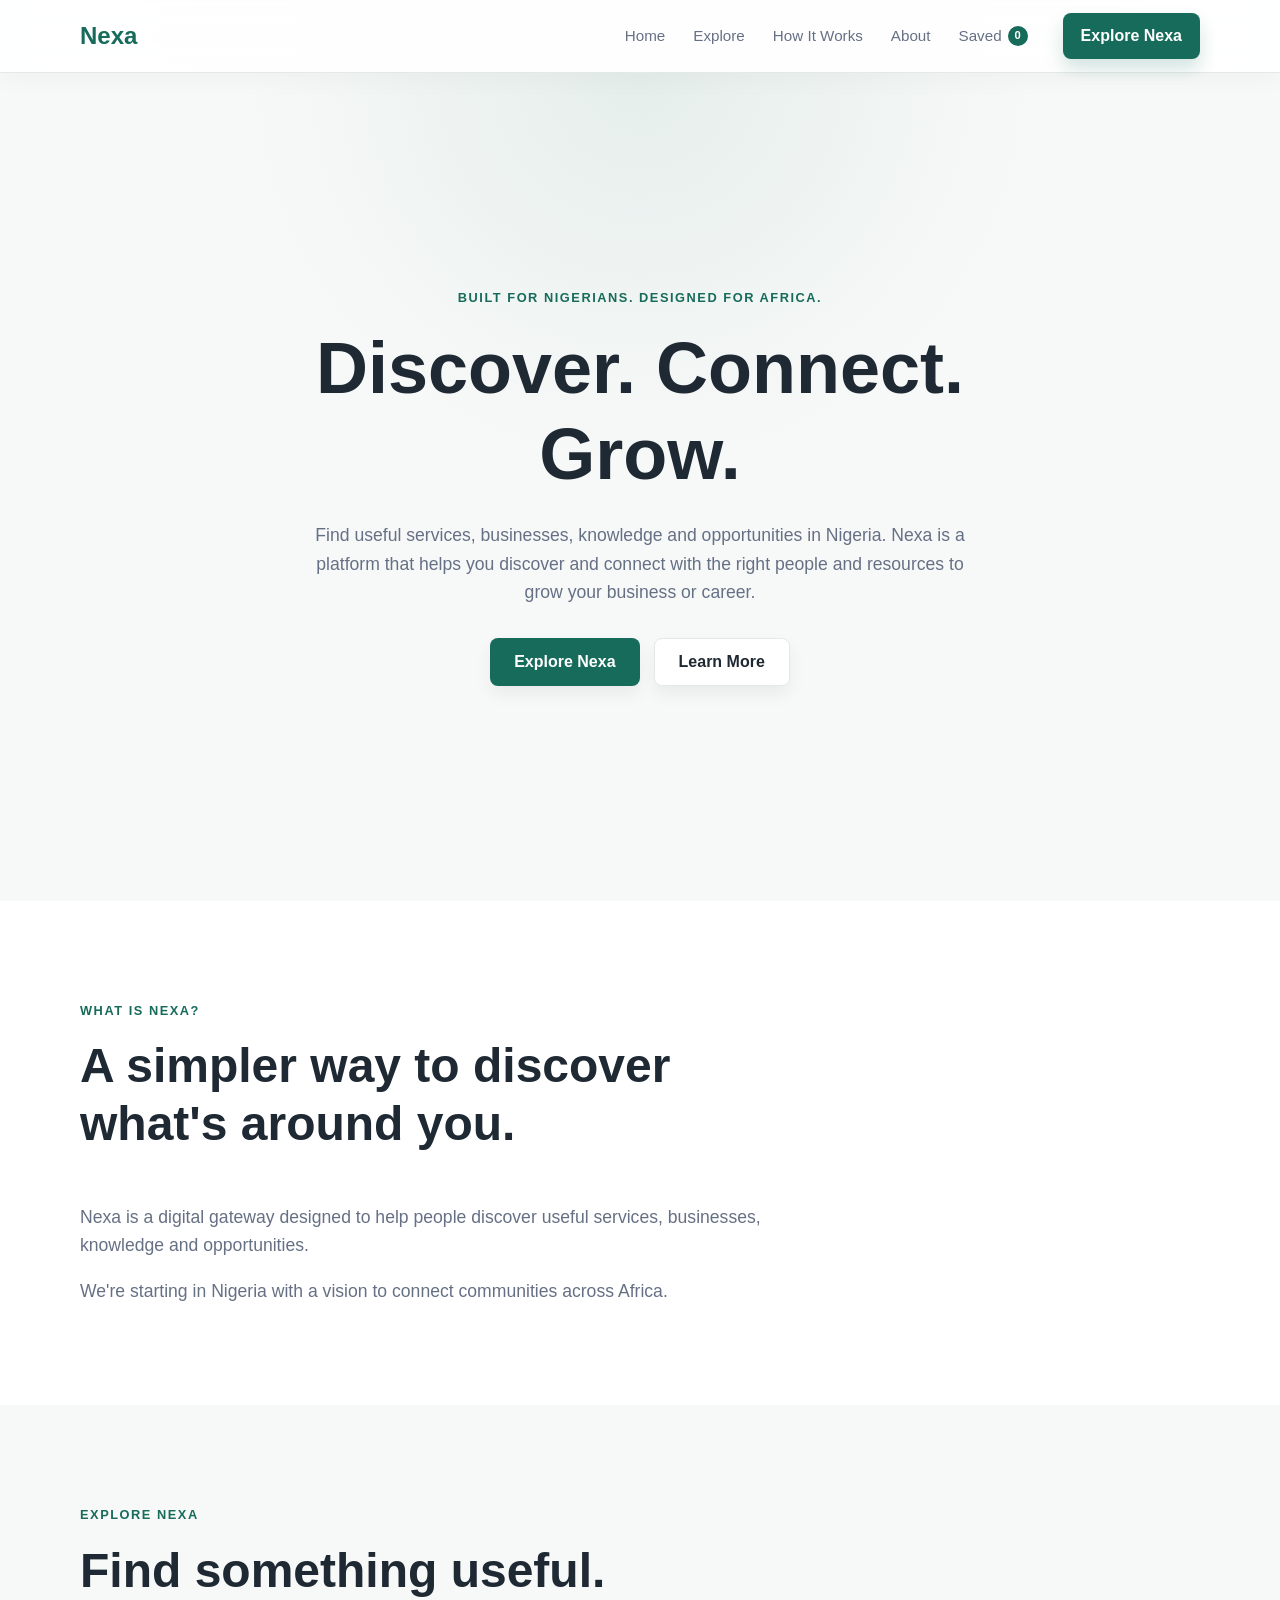
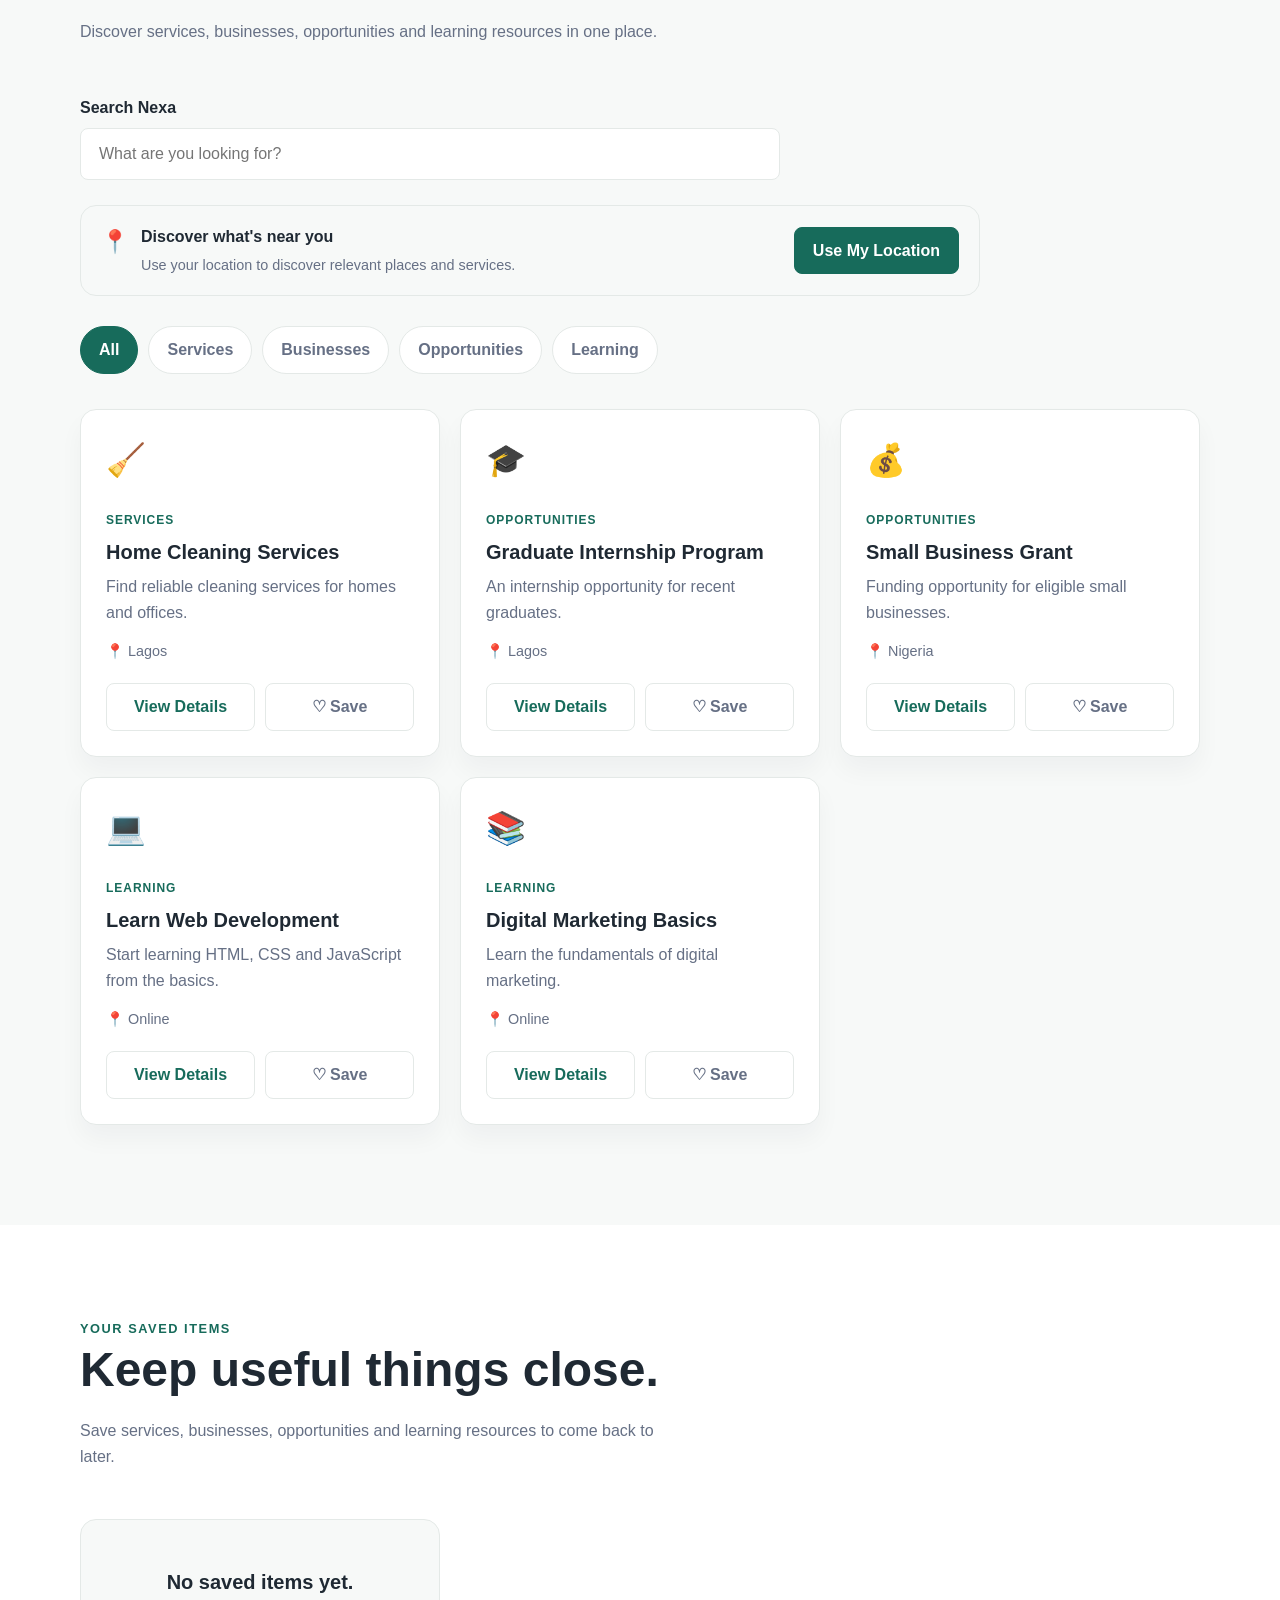
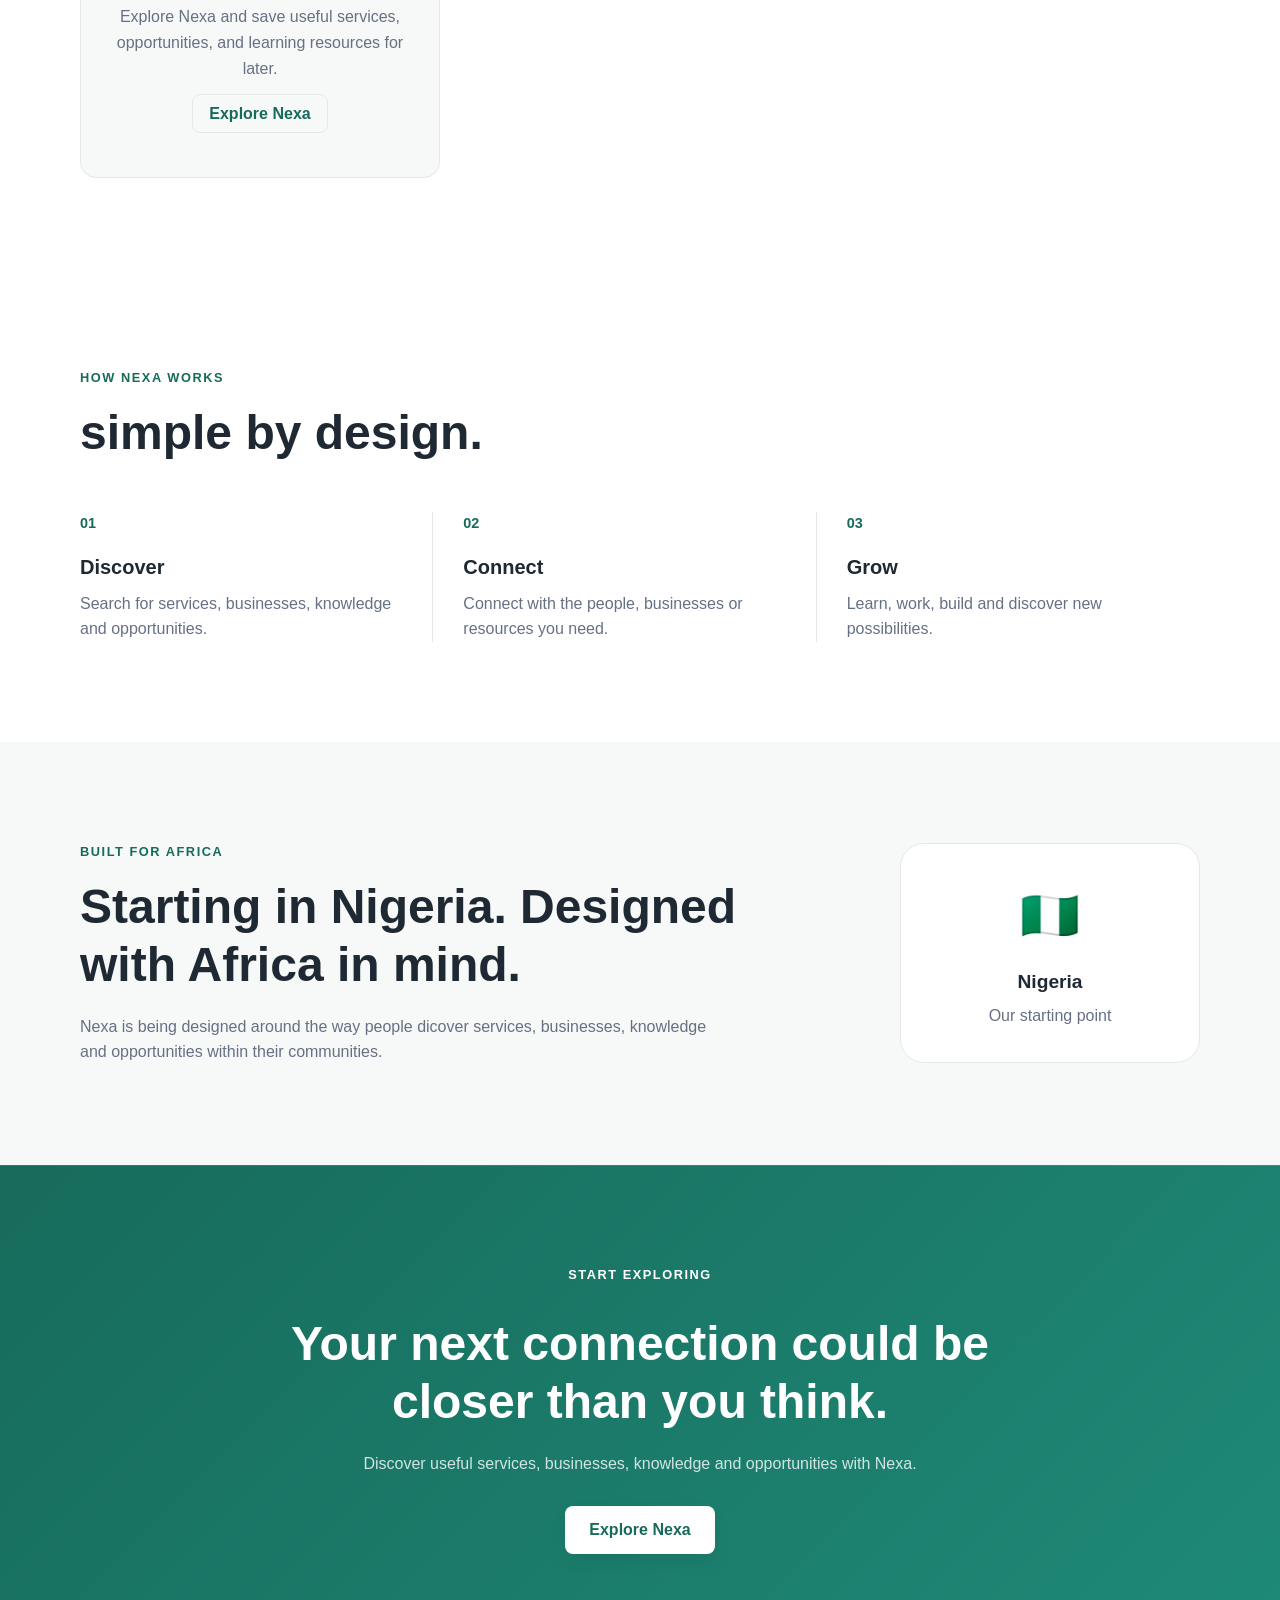
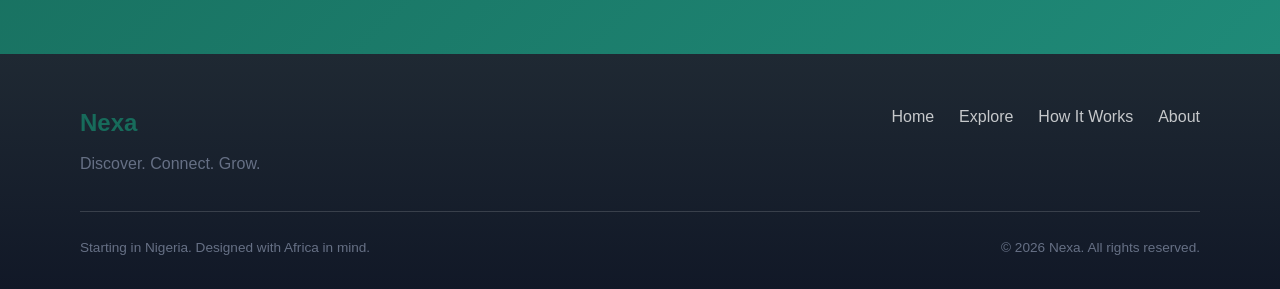
<file: index.html>
<!DOCTYPE html>
<html lang="en">
<head>
    <meta charset="UTF-8">
    <meta name="viewport" content="width=device-width, initial-scale=1.0">
    <meta
        name="description"
        content="Nexa helps Nigerians discover useful services, businesses, knowledge and opportunities."
    >
    <title>Nexa — Discover. Connect. Grow. </title>

    <link rel="stylesheet" href="css/style.css">
</head>
<body>
    <header class="site-header">
        <nav class="site-nav" aria-label="Main navigation">
            <a href="#home" class="site-logo">
                Nexa
            </a>

            <button
                class="menu-toggle"
                type="button"
                aria-label="Open navigation menu"
                aria-expanded="false"
                aria-controls="main-menu"
            >
                <span></span>
                <span></span>
                <span></span>
            </button>

            <div class="nav-menu" id="main-menu">
                <ul class="nav-links">
                    <li><a href="#home">Home</a></li>
                    <li><a href="#explore">Explore</a></li>
                    <li><a href="#how-it-works">How It Works</a></li>
                    <li><a href="#about">About</a></li>
                    <li><a href="#saved" class="saved-link">Saved<span id="saved-count">0</span></a></li>
                </ul>

                <a href="#explore" class="nav-cta">Explore Nexa</a>

            </div>

        </nav>

    </header>

    <main>

        <!-- HERO -->

        <section class="hero" id="home">

            <div class="container hero-content">

                <p class="hero-label">
                    BUILT FOR NIGERIANS. DESIGNED FOR AFRICA.
                </p>

                <h1 class="hero-title">
                    Discover. Connect. Grow.
                </h1>

                <p class="hero-description">
                    Find useful services, businesses, knowledge and opportunities in Nigeria. Nexa is a platform that helps you discover and connect with the right people and resources to grow your business or career.
                </p>

                <div class="hero-actions">
                    <a href="#explore" class="button button-primary">Explore Nexa</a>

                    <a href="#about" class="button button-secondary">Learn More</a>

                </div>

            </div>

        </section>

        <!-- ABOUT -->

        <section class="about reveal" id="about">

            <div class="container">
                <div class="section-heading">
                    <p class="section-label">
                        WHAT IS NEXA?
                    </p>
                    <h2>A simpler way to discover what's around you.</h2>
                </div>

                <div class="about-content">

                    <div class="about-text">
                    <p>
                        Nexa is a digital gateway designed to help people discover useful services, businesses, knowledge and opportunities.
                    </p>
                    <p>
                        We're starting in Nigeria with a vision to connect communities across Africa.
                    </p>

                    </div>
                </div>
            </div>

        </section>

        <!-- EXPLORE -->

        <section class="explore reveal" id="explore">

    <div class="container">

        <div class="section-heading">

            <p class="section-label">
                EXPLORE NEXA
            </p>

            <h2>
                Find something useful.
            </h2>

            <p>
                Discover services, businesses, opportunities
                and learning resources in one place.
            </p>

        </div>


        <!-- Search -->

        <div class="explore-search">

            <label for="nexa-search">
                Search Nexa
            </label>

            <input
                type="search"
                id="nexa-search"
                placeholder="What are you looking for?"
            >

        </div>

        <!-- LOCATION -->
        
        <div class="location-box">
            <div class="location-content">
                <span class="location-icon">
                    📍
                </span>

                <div>
                    <strong>
                        Discover what's near you
                    </strong>

                    <p id="location-status">
                        Use your location to discover
                        relevant places and services.

                    </p>
                </div>

            </div>

            <button
                class="location-button"
                id="location-button"
                type="button"
                aria-describedby="location-status"
            >
                Use My Location
            </button>

        </div>

        <div
            class="nearby-status"
            id="nearby-status"
            aria-live="polite"
        ></div>
        <!-- Category Filters -->

        <div class="category-filters">

            <button
                class="filter-button active"
                type="button"
                data-category="all"
            >
                All
            </button>

            <button
                class="filter-button"
                type="button"
                data-category="services"
            >
                Services
            </button>

            <button
                class="filter-button"
                type="button"
                data-category="businesses"
            >
                Businesses
            </button>

            <button
                class="filter-button"
                type="button"
                data-category="opportunities"
            >
                Opportunities
            </button>

            <button
                class="filter-button"
                type="button"
                data-category="learning"
            >
                Learning
            </button>

        </div>


        <!-- Results -->

        <div
            class="explore-results"
            id="explore-results"
        >
        </div>

    </div>

</section>

<!-- ================================
     SAVED ITEMS
================================= -->

<section
    class="saved-section"
    id="saved"
>

    <div class="container">

        <div class="section-heading">

            <span class="section-label">
                YOUR SAVED ITEMS
            </span>

            <h2>
                Keep useful things close.
            </h2>

            <p>
                Save services, businesses, opportunities
                and learning resources to come back to later.
            </p>

        </div>


        <div
            class="saved-results"
            id="saved-results"
        >
        </div>

    </div>

</section>

        <!-- HOW IT WORKS -->

        <section class="how-it-works reveal" id="how-it-works">

            <div class="container">
                <div class="section-heading">
                    <p class="section-label">
                        HOW NEXA WORKS
                    </p>

                    <h2>
                        simple by design.
                    </h2>

                </div>
                <div class="steps">
                    <article class="step">
                        <span class="step-number">
                            01
                        </span>

                        <h3>
                            Discover
                        </h3>

                        <p>
                            Search for services, businesses, knowledge and opportunities.
                        </p>

                    </article>
                    <article class="step">
                        <span class="step-number">
                            02
                        </span>

                        <h3>
                            Connect
                        </h3>

                        <p>
                            Connect with the people, businesses or resources you need.
                        </p>
                    </article>
                    <article class="step">
                        <span class="step-number">
                            03
                        </span>

                        <h3>
                            Grow
                        </h3>

                        <p>
                            Learn, work, build and discover new possibilities.
                        </p>

                    </article>
                </div>

            </div>
        </section>

        <!-- AFRICA -->

        <section class="africa reveal" id="africa">
            <div class="container">
                <div class="africa-content">
                    <div>
                        <p class="section-label">
                            BUILT FOR AFRICA
                        </p>

                        <h2>
                            Starting in Nigeria.
                            Designed with Africa in mind.
                        </h2>

                        <p>
                            Nexa is being designed around the way people dicover services, businesses, knowledge and opportunities within their communities.
                        </p>
                    </div>

                    <div class="africa-highlight">
                        <span class="country-flag">
                            🇳🇬
                        </span>
                        <strong>
                            Nigeria
                        </strong>
                        <span>
                            Our starting point
                        </span>

                    </div>

                </div>

            </div>

        </section>

        <!-- Call To Action -->      
         
        <section class="cta reveal">

            <div class="container">

                <div class="cta-content">
                    <p class="section-label">
                        START EXPLORING
                    </p>
                    <h2>
                        Your next connection could be closer than you think.
                    </h2>

                    <p>
                        Discover useful services, businesses, knowledge and opportunities with Nexa.
                    </p>

                    <a href="#explore" class="button button-primary">
                        Explore Nexa
                    </a>

                </div>

            </div>
        </section>
    </main>

    <!-- FOOTER -->

   <footer class="site-footer">

    <div class="container">

        <div class="footer-content">

            <div class="footer-brand">

                <a href="#home" class="site-logo">
                    Nexa
                </a>

                <p>
                    Discover. Connect. Grow.
                </p>

            </div>

            <div class="footer-links">

                <a href="#home">Home</a>
                <a href="#explore">Explore</a>
                <a href="#how-it-works">How It Works</a>
                <a href="#about">About</a>

            </div>

        </div>

        <div class="footer-bottom">

            <p>
                Starting in Nigeria. Designed with Africa in mind.
            </p>

            <p>
                &copy; 2026 Nexa. All rights reserved.
            </p>

        </div>

    </div>

</footer>

<!-- ================================
     DETAILS MODAL
================================= -->

<div
    class="details-modal"
    id="details-modal"
    aria-hidden="true"
>

    <div
        class="details-modal-content"
        role="dialog"
        aria-modal="true"
        aria-labelledby="details-title"
    >

        <button
            class="modal-close"
            id="modal-close"
            type="button"
            aria-label="Close details"
        >
            &times;
        </button>


        <div class="modal-icon" id="modal-icon">
        </div>


        <span
            class="modal-category"
            id="modal-category"
        >
        </span>


        <h2 id="details-title">
        </h2>


        <p id="details-description">
        </p>


        <div class="modal-location" id="modal-location">
        </div>


        <button
            class="modal-action"
            id="modal-action"
            type="button"
        >
            Explore More
        </button>

    </div>

</div>

<script src="js/script.js"></script>
</body>
</html>
</file>
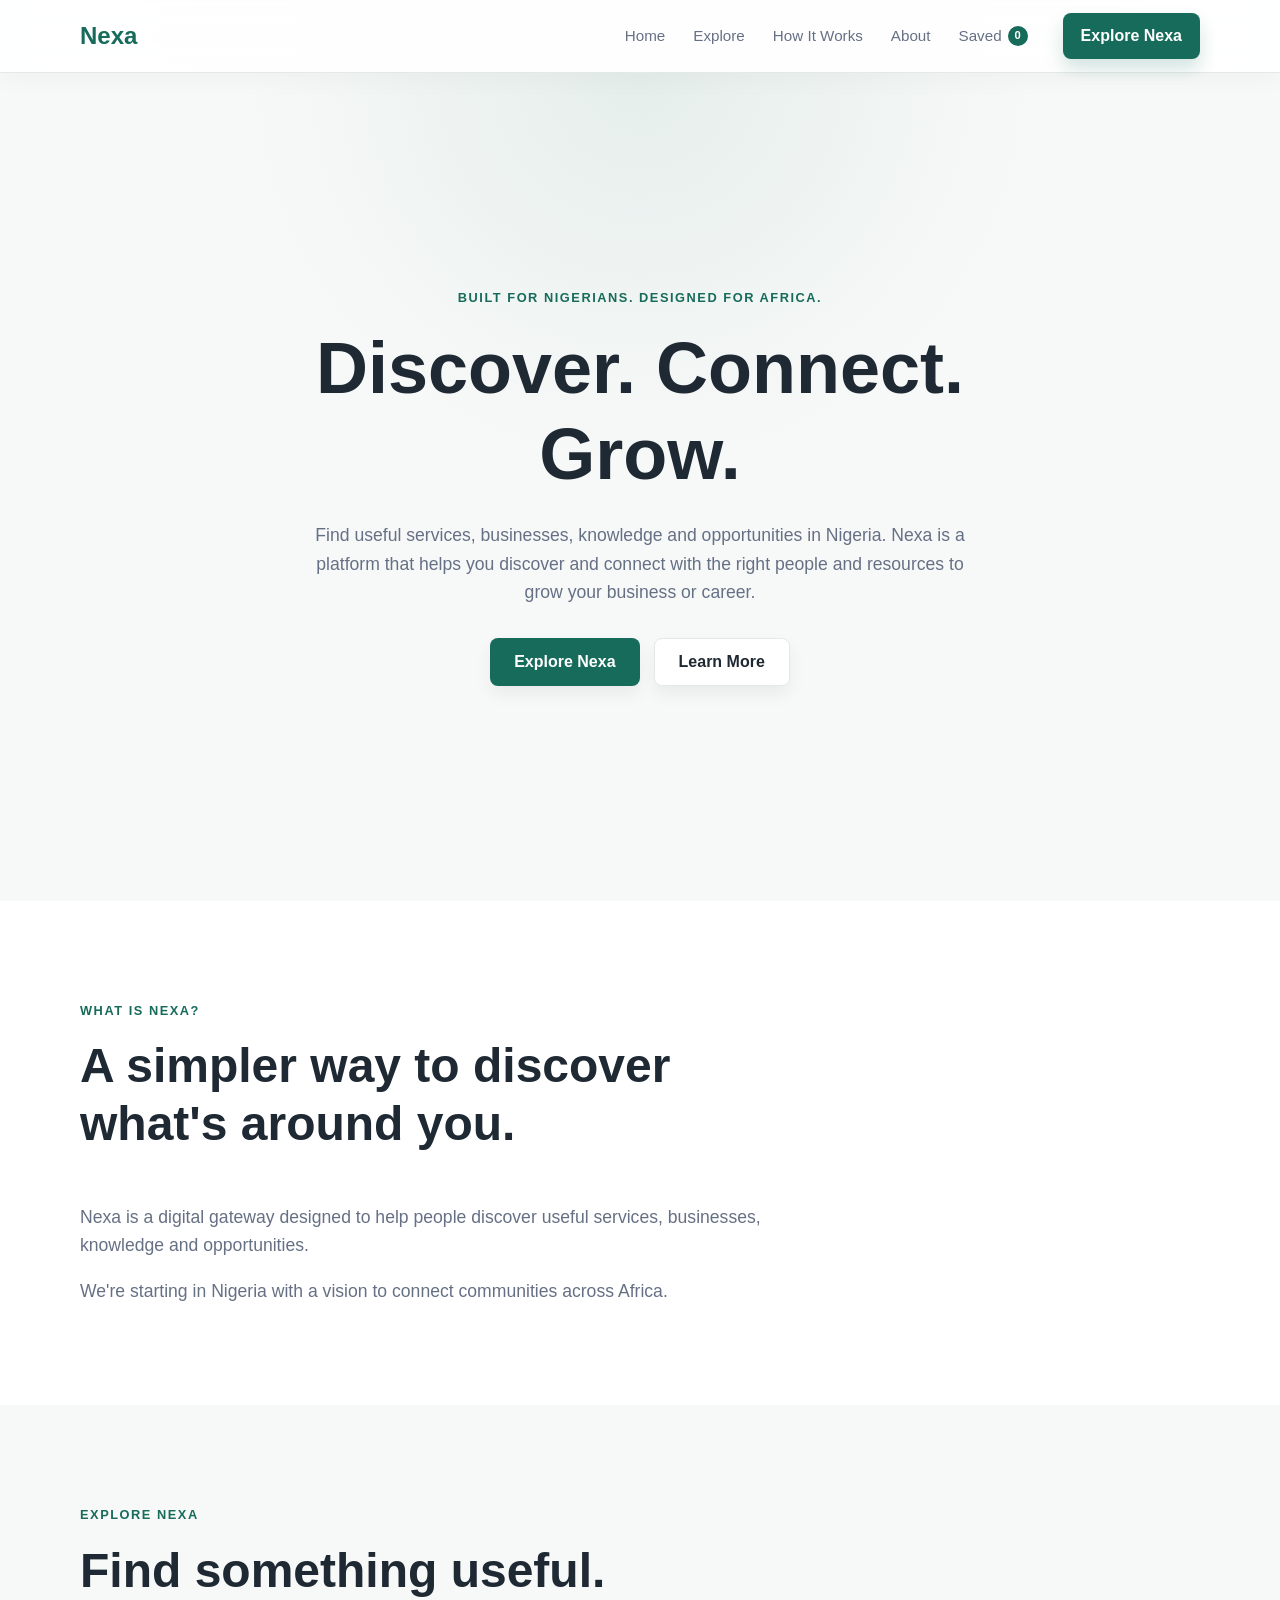
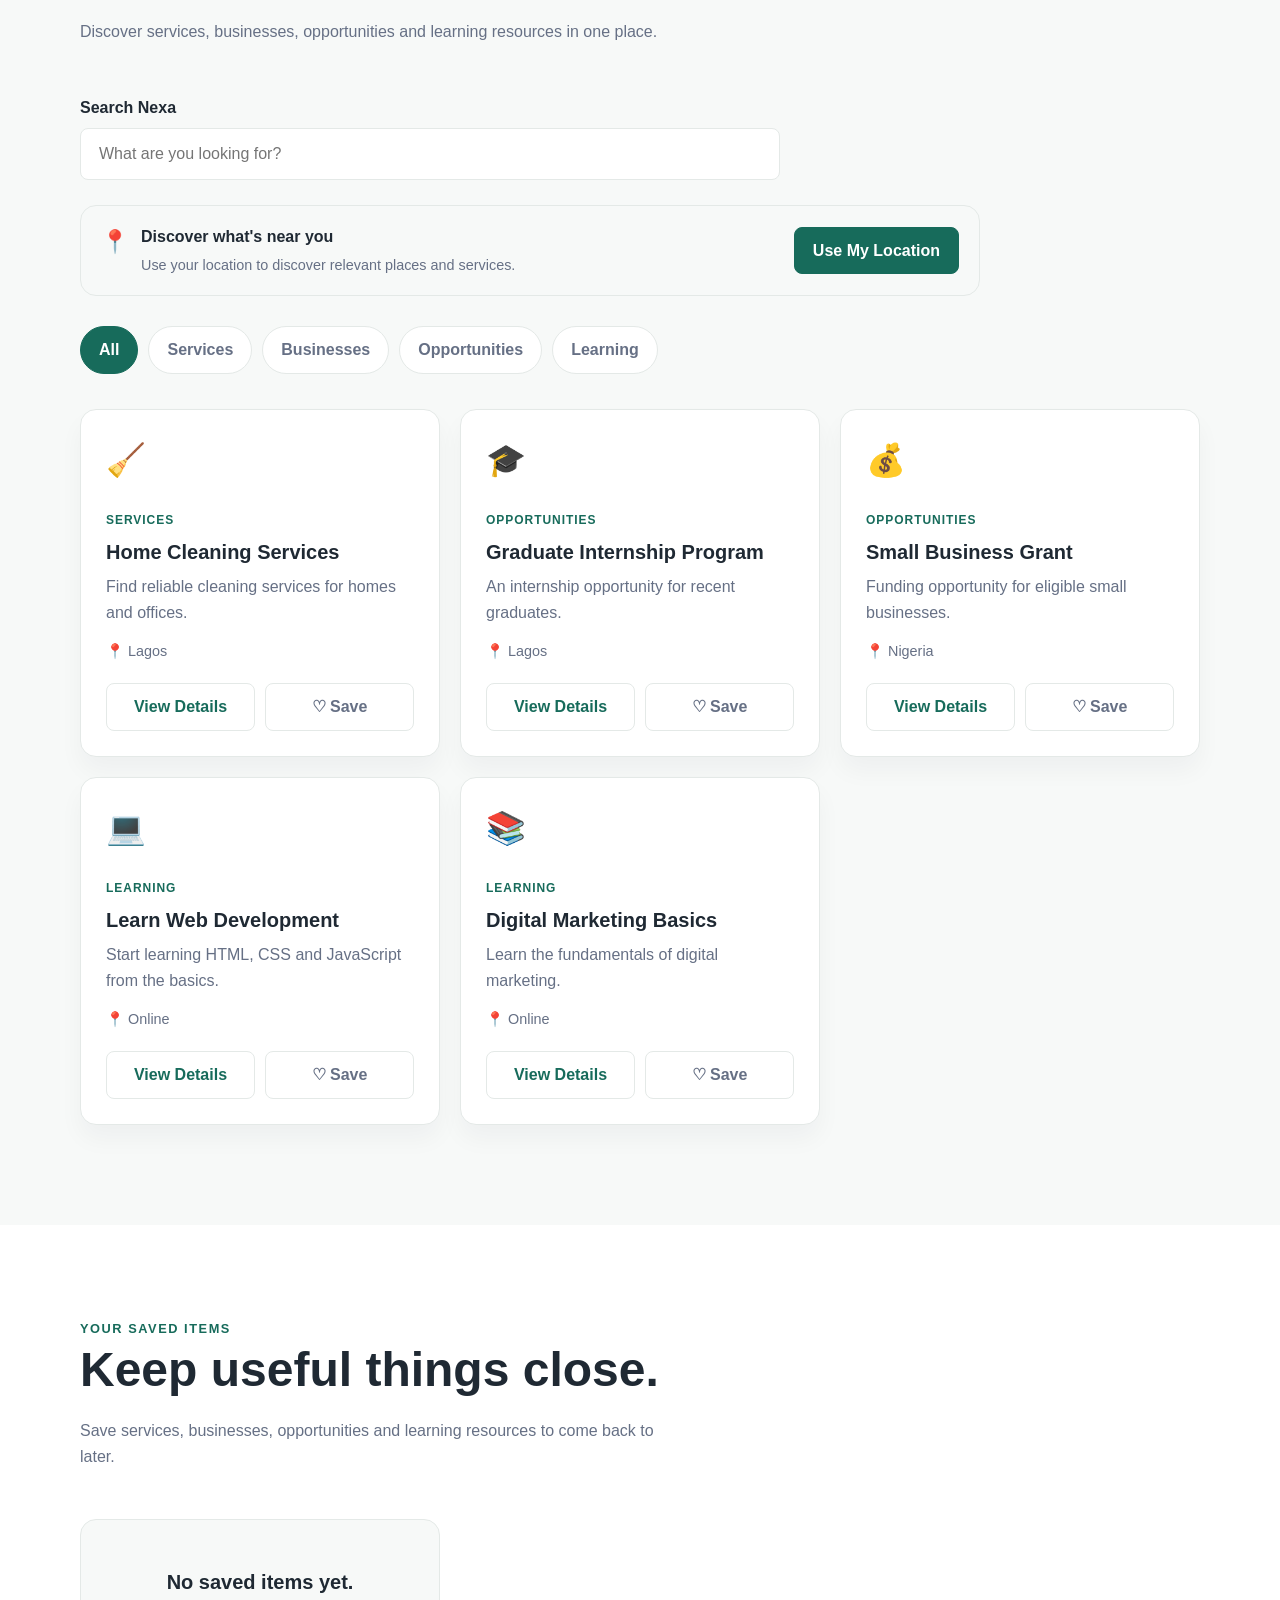
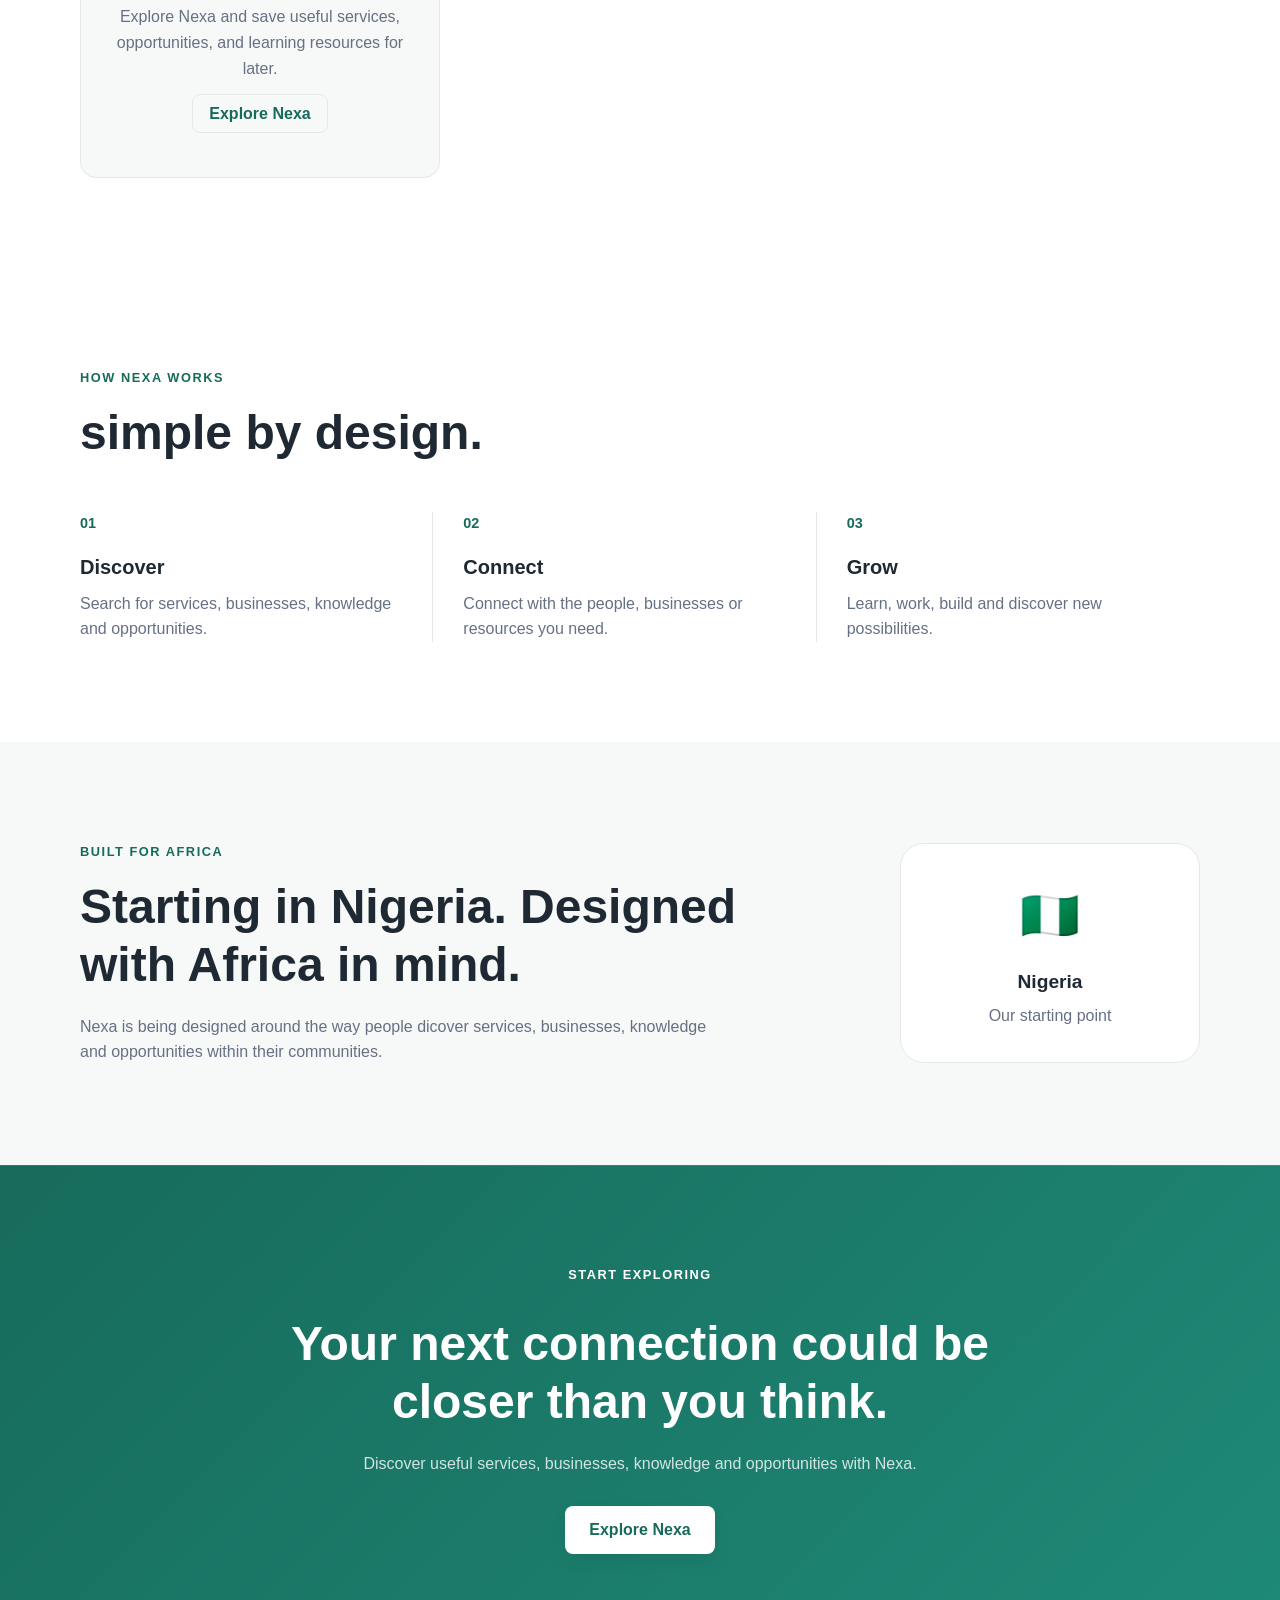
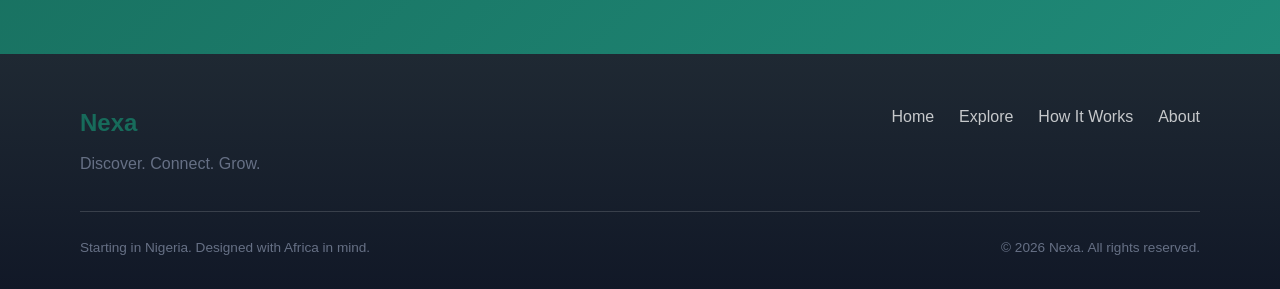
<file: html/index.html>
<!DOCTYPE html>
<html lang="en">
<head>
    <meta charset="UTF-8">
    <meta name="viewport" content="width=device-width, initial-scale=1.0">
    <meta
        name="description"
        content="Nexa helps Nigerians discover useful services, businesses, knowledge and opportunities."
    >
    <title>Nexa — Discover. Connect. Grow. </title>

    <link rel="stylesheet" href="../css/style.css">
</head>
<body>
    <header class="site-header">
        <nav class="site-nav" aria-label="Main navigation">
            <a href="#home" class="site-logo">
                Nexa
            </a>

            <button
                class="menu-toggle"
                type="button"
                aria-label="Open navigation menu"
                aria-expanded="false"
                aria-controls="main-menu"
            >
                <span></span>
                <span></span>
                <span></span>
            </button>

            <div class="nav-menu" id="main-menu">
                <ul class="nav-links">
                    <li><a href="#home">Home</a></li>
                    <li><a href="#explore">Explore</a></li>
                    <li><a href="#how-it-works">How It Works</a></li>
                    <li><a href="#about">About</a></li>
                    <li><a href="#saved" class="saved-link">Saved<span id="saved-count">0</span></a></li>
                </ul>

                <a href="#explore" class="nav-cta">Explore Nexa</a>

            </div>

        </nav>

    </header>

    <main>

        <!-- HERO -->

        <section class="hero" id="home">

            <div class="container hero-content">

                <p class="hero-label">
                    BUILT FOR NIGERIANS. DESIGNED FOR AFRICA.
                </p>

                <h1 class="hero-title">
                    Discover. Connect. Grow.
                </h1>

                <p class="hero-description">
                    Find useful services, businesses, knowledge and opportunities in Nigeria. Nexa is a platform that helps you discover and connect with the right people and resources to grow your business or career.
                </p>

                <div class="hero-actions">
                    <a href="#explore" class="button button-primary">Explore Nexa</a>

                    <a href="#about" class="button button-secondary">Learn More</a>

                </div>

            </div>

        </section>

        <!-- ABOUT -->

        <section class="about reveal" id="about">

            <div class="container">
                <div class="section-heading">
                    <p class="section-label">
                        WHAT IS NEXA?
                    </p>
                    <h2>A simpler way to discover what's around you.</h2>
                </div>

                <div class="about-content">

                    <div class="about-text">
                    <p>
                        Nexa is a digital gateway designed to help people discover useful services, businesses, knowledge and opportunities.
                    </p>
                    <p>
                        We're starting in Nigeria with a vision to connect communities across Africa.
                    </p>

                    </div>
                </div>
            </div>

        </section>

        <!-- EXPLORE -->

        <section class="explore reveal" id="explore">

    <div class="container">

        <div class="section-heading">

            <p class="section-label">
                EXPLORE NEXA
            </p>

            <h2>
                Find something useful.
            </h2>

            <p>
                Discover services, businesses, opportunities
                and learning resources in one place.
            </p>

        </div>


        <!-- Search -->

        <div class="explore-search">

            <label for="nexa-search">
                Search Nexa
            </label>

            <input
                type="search"
                id="nexa-search"
                placeholder="What are you looking for?"
            >

        </div>

        <!-- LOCATION -->
        
        <div class="location-box">
            <div class="location-content">
                <span class="location-icon">
                    📍
                </span>

                <div>
                    <strong>
                        Discover what's near you
                    </strong>

                    <p id="location-status">
                        Use your location to discover
                        relevant places and services.

                    </p>
                </div>

            </div>

            <button
                class="location-button"
                id="location-button"
                type="button"
                aria-describedby="location-status"
            >
                Use My Location
            </button>

        </div>

        <div
            class="nearby-status"
            id="nearby-status"
            aria-live="polite"
        ></div>
        <!-- Category Filters -->

        <div class="category-filters">

            <button
                class="filter-button active"
                type="button"
                data-category="all"
            >
                All
            </button>

            <button
                class="filter-button"
                type="button"
                data-category="services"
            >
                Services
            </button>

            <button
                class="filter-button"
                type="button"
                data-category="businesses"
            >
                Businesses
            </button>

            <button
                class="filter-button"
                type="button"
                data-category="opportunities"
            >
                Opportunities
            </button>

            <button
                class="filter-button"
                type="button"
                data-category="learning"
            >
                Learning
            </button>

        </div>


        <!-- Results -->

        <div
            class="explore-results"
            id="explore-results"
        >
        </div>

    </div>

</section>

<!-- ================================
     SAVED ITEMS
================================= -->

<section
    class="saved-section"
    id="saved"
>

    <div class="container">

        <div class="section-heading">

            <span class="section-label">
                YOUR SAVED ITEMS
            </span>

            <h2>
                Keep useful things close.
            </h2>

            <p>
                Save services, businesses, opportunities
                and learning resources to come back to later.
            </p>

        </div>


        <div
            class="saved-results"
            id="saved-results"
        >
        </div>

    </div>

</section>

        <!-- HOW IT WORKS -->

        <section class="how-it-works reveal" id="how-it-works">

            <div class="container">
                <div class="section-heading">
                    <p class="section-label">
                        HOW NEXA WORKS
                    </p>

                    <h2>
                        simple by design.
                    </h2>

                </div>
                <div class="steps">
                    <article class="step">
                        <span class="step-number">
                            01
                        </span>

                        <h3>
                            Discover
                        </h3>

                        <p>
                            Search for services, businesses, knowledge and opportunities.
                        </p>

                    </article>
                    <article class="step">
                        <span class="step-number">
                            02
                        </span>

                        <h3>
                            Connect
                        </h3>

                        <p>
                            Connect with the people, businesses or resources you need.
                        </p>
                    </article>
                    <article class="step">
                        <span class="step-number">
                            03
                        </span>

                        <h3>
                            Grow
                        </h3>

                        <p>
                            Learn, work, build and discover new possibilities.
                        </p>

                    </article>
                </div>

            </div>
        </section>

        <!-- AFRICA -->

        <section class="africa reveal" id="africa">
            <div class="container">
                <div class="africa-content">
                    <div>
                        <p class="section-label">
                            BUILT FOR AFRICA
                        </p>

                        <h2>
                            Starting in Nigeria.
                            Designed with Africa in mind.
                        </h2>

                        <p>
                            Nexa is being designed around the way people dicover services, businesses, knowledge and opportunities within their communities.
                        </p>
                    </div>

                    <div class="africa-highlight">
                        <span class="country-flag">
                            🇳🇬
                        </span>
                        <strong>
                            Nigeria
                        </strong>
                        <span>
                            Our starting point
                        </span>

                    </div>

                </div>

            </div>

        </section>

        <!-- Call To Action -->      
         
        <section class="cta reveal">

            <div class="container">

                <div class="cta-content">
                    <p class="section-label">
                        START EXPLORING
                    </p>
                    <h2>
                        Your next connection could be closer than you think.
                    </h2>

                    <p>
                        Discover useful services, businesses, knowledge and opportunities with Nexa.
                    </p>

                    <a href="#explore" class="button button-primary">
                        Explore Nexa
                    </a>

                </div>

            </div>
        </section>
    </main>

    <!-- FOOTER -->

   <footer class="site-footer">

    <div class="container">

        <div class="footer-content">

            <div class="footer-brand">

                <a href="#home" class="site-logo">
                    Nexa
                </a>

                <p>
                    Discover. Connect. Grow.
                </p>

            </div>

            <div class="footer-links">

                <a href="#home">Home</a>
                <a href="#explore">Explore</a>
                <a href="#how-it-works">How It Works</a>
                <a href="#about">About</a>

            </div>

        </div>

        <div class="footer-bottom">

            <p>
                Starting in Nigeria. Designed with Africa in mind.
            </p>

            <p>
                &copy; 2026 Nexa. All rights reserved.
            </p>

        </div>

    </div>

</footer>

<!-- ================================
     DETAILS MODAL
================================= -->

<div
    class="details-modal"
    id="details-modal"
    aria-hidden="true"
>

    <div
        class="details-modal-content"
        role="dialog"
        aria-modal="true"
        aria-labelledby="details-title"
    >

        <button
            class="modal-close"
            id="modal-close"
            type="button"
            aria-label="Close details"
        >
            &times;
        </button>


        <div class="modal-icon" id="modal-icon">
        </div>


        <span
            class="modal-category"
            id="modal-category"
        >
        </span>


        <h2 id="details-title">
        </h2>


        <p id="details-description">
        </p>


        <div class="modal-location" id="modal-location">
        </div>


        <button
            class="modal-action"
            id="modal-action"
            type="button"
        >
            Explore More
        </button>

    </div>

</div>

<script src="../js/script.js"></script>
</body>
</html>
</file>
<file: css/style.css>
/* ================================
   CSS RESET
================================ */

* {
    margin: 0;
    padding: 0;
    box-sizing: border-box;
}

/* ================================
   DESIGN VARIABLES
================================ */

:root {
    --color-primary: #176b5b;
    --color-primary-dark: #125447;

    --color-text: #1f2933;
    --color-text-light: #667085;

    --color-background: #ffffff;
    --color-background-light: #f7f9f8;

    --color-border: #e4e9e7;

    --container-width: 1120px;

    --space-section: 100px;

    --radius-small: 8px;
    --radius-medium: 16px;
    --radius-large: 24px;

    --transition: 0.3s ease;
}

/* ================================
   BASE STYLES
================================ */

html {
    scroll-behavior: smooth;
}

body {
    font-family: Arial, Helvetica, sans-serif;
    color: var(--color-text);
    background:
        radial-gradient(circle at top, rgba(23, 107, 91, 0.08), transparent 35%),
        var(--color-background);
    line-height: 1.6;
}

img {
    display: block;
    max-width: 100%;
}

a {
    color: inherit;
    text-decoration: none;
}

button,
input,
textarea {
    font: inherit;
}

button {
    cursor: pointer;
}

button:focus-visible,
a:focus-visible,
input:focus-visible {
    outline: 3px solid var(--color-primary);
    outline-offset: 3px;
}

.menu-toggle {
    display: none;
    width: 44px;
    height: 44px;
    padding: 0;
    border: 0;
    background: transparent;
}

body {
    overflow-x: hidden;
}

/* ================================
   CONTAINER
================================ */

.container {
    width: min(100% - 40px, var(--container-width));
    margin-inline: auto;
}

/* ================================
   SECTION LAYOUT
================================ */

section {
    padding-block: var(--space-section);
}

/* ================================
   TYPOGRAPHY
================================ */

h1,
h2,
h3 {
    line-height: 1.2;
}

h1 {
    font-size: clamp(2.5rem, 6vw, 4.5rem);
    font-weight: 700;
}

h2 {
    font-size: clamp(2rem, 4vw, 3rem);
    font-weight: 700;
}

h3 {
    font-size: 1.25rem;
    font-weight: 600;
}

p {
    color: var(--color-text-light);
}

/* ================================
   SECTION HEADING
================================ */

.section-heading {
    max-width: 700px;
    margin-bottom: 50px;
}

.section-label,
.hero-label {
    margin-bottom: 16px;
    color: var(--color-primary);
    font-size: 0.8rem;
    font-weight: 700;
    letter-spacing: 0.12em;
}

.section-heading h2 {
    margin-bottom: 20px;
}

.section-heading p {
    max-width: 600px;
}

/* ================================
   BUTTONS
================================ */

.button {
    display: inline-flex;
    align-items: center;
    justify-content: center;

    min-height: 48px;
    padding: 0 24px;

    border-radius: var(--radius-small);

    font-weight: 600;
    box-shadow: 0 8px 18px rgba(17, 24, 39, 0.06);

    transition:
        background-color var(--transition),
        color var(--transition),
        transform var(--transition),
        box-shadow var(--transition);
}

.button:hover {
    box-shadow: 0 12px 22px rgba(17, 24, 39, 0.1);
}

.button:hover {
    transform: translateY(-2px);
}

.button-primary {
    background-color: var(--color-primary);
    color: #ffffff;
}

.button-primary:hover {
    background-color: var(--color-primary-dark);
}

.button-secondary {
    border: 1px solid var(--color-border);
    background-color: var(--color-background);
}

.button-secondary:hover {
    border-color: var(--color-primary);
    color: var(--color-primary);
}

/* ================================
   HEADER & NAVIGATION
================================ */

.site-header {
    position: sticky;
    top: 0;
    z-index: 1000;

    background-color: rgba(255, 255, 255, 0.9);
    backdrop-filter: blur(12px);
    border-bottom: 1px solid var(--color-border);
    box-shadow: 0 8px 24px rgba(17, 24, 39, 0.03);
}

.site-nav {
    width: min(100% - 40px, var(--container-width));
    min-height: 72px;
    margin-inline: auto;

    display: flex;
    align-items: center;
    justify-content: space-between;
    gap: 30px;
}

.site-logo {
    font-size: 1.5rem;
    font-weight: 800;
    color: var(--color-primary);
}

.nav-menu {
    display: flex;
    align-items: center;
    gap: 35px;
}

.nav-links {
    display: flex;
    align-items: center;
    gap: 28px;

    list-style: none;
}

.nav-links a {
    color: var(--color-text-light);
    font-size: 0.95rem;

    transition: color var(--transition);
}

.nav-links a:hover {
    color: var(--color-primary);
}

.nav-cta {
    padding: 10px 18px;

    border-radius: var(--radius-small);

    background-color: var(--color-primary);
    color: #ffffff;

    font-weight: 600;
    box-shadow: 0 10px 18px rgba(23, 107, 91, 0.18);

    transition:
        background-color var(--transition),
        transform var(--transition),
        box-shadow var(--transition);
}

.nav-cta:hover {
    background-color: var(--color-primary-dark);
    transform: translateY(-2px);
    box-shadow: 0 14px 22px rgba(23, 107, 91, 0.22);
}

/* ================================
   HERO
================================ */

.hero {
    min-height: calc(100vh - 72px);

    display: flex;
    align-items: center;

    background:
        radial-gradient(circle at top center, rgba(23, 107, 91, 0.08), transparent 38%),
        var(--color-background-light);
}

.hero-content {
    max-width: 850px;
    text-align: center;
}

.hero-label {
    animation: fade-up 0.8s ease both;
}

.hero-title {
    margin-bottom: 24px;

    animation: fade-up 0.8s ease 0.1s both;
}

.hero-description {
    max-width: 650px;
    margin: 0 auto 32px;

    font-size: 1.1rem;

    animation: fade-up 0.8s ease 0.2s both;
}

.hero-actions {
    display: flex;
    justify-content: center;
    flex-wrap: wrap;
    gap: 14px;

    animation: fade-up 0.8s ease 0.3s both;
}

/* ================================
   ANIMATIONS
================================ */

@keyframes fade-up {

    from {
        opacity: 0;
        transform: translateY(20px);
    }

    to {
        opacity: 1;
        transform: translateY(0);
    }

}

@media (prefers-reduced-motion: reduce) {
    *,
    *::before,
    *::after {
        animation-duration: 0.01ms !important;
        animation-iteration-count: 1 !important;
        transition-duration: 0.01ms !important;
        scroll-behavior: auto !important;
    }
}

/* ================================
   ABOUT
================================ */

.about {
    background-color: var(--color-background);
}

.about-content {
    max-width: 750px;
}

.about-text {
    display: grid;
    gap: 18px;
}

.about-text p {
    font-size: 1.1rem;
}

/* ================================
   EXPLORE
================================ */

.explore {
    background-color: var(--color-background-light);
}

.explore-grid {
    display: grid;
    grid-template-columns: repeat(3, 1fr);
    gap: 20px;
}

.explore-card {
    padding: 30px;

    background-color: var(--color-background);
    border: 1px solid var(--color-border);
    border-radius: var(--radius-medium);
    box-shadow: 0 14px 28px rgba(17, 24, 39, 0.04);

    transition:
        transform var(--transition),
        border-color var(--transition),
        box-shadow var(--transition);
}

.explore-card:hover {
    transform: translateY(-5px);
    border-color: var(--color-primary);
    box-shadow: 0 18px 30px rgba(17, 24, 39, 0.08);
}

.card-icon {
    margin-bottom: 25px;
    font-size: 2rem;
}

.explore-card h3 {
    margin-bottom: 12px;
}

.explore-card p {
    margin-bottom: 20px;
}

.explore-card a {
    color: var(--color-primary);
    font-weight: 600;
}

/* ================================
   HOW IT WORKS
================================ */

.steps {
    display: grid;
    grid-template-columns: repeat(3, 1fr);
    gap: 30px;
}

.step {
    padding-right: 30px;
    border-right: 1px solid var(--color-border);
}

.step:last-child {
    border-right: none;
}

.step-number {
    display: block;
    margin-bottom: 20px;

    color: var(--color-primary);

    font-size: 0.9rem;
    font-weight: 700;
}

.step h3 {
    margin-bottom: 12px;
}

/* ================================
   AFRICA
================================ */

.africa {
    background-color: var(--color-background-light);
}

.africa-content {
    display: grid;
    grid-template-columns: 1fr 300px;
    align-items: center;
    gap: 60px;
}

.africa-content h2 {
    max-width: 700px;
    margin-bottom: 20px;
}

.africa-content p {
    max-width: 650px;
}

.africa-highlight {
    min-height: 220px;

    display: flex;
    flex-direction: column;
    align-items: center;
    justify-content: center;

    padding: 30px;

    border: 1px solid var(--color-border);
    border-radius: var(--radius-large);

    background-color: var(--color-background);

    text-align: center;
}

.country-flag {
    margin-bottom: 12px;
    font-size: 3rem;
}

.africa-highlight strong {
    margin-bottom: 5px;
    font-size: 1.2rem;
}

.africa-highlight span:last-child {
    color: var(--color-text-light);
}

/* ================================
   CTA
================================ */

.cta {
    background: linear-gradient(135deg, var(--color-primary) 0%, #1f8a78 100%);
    color: #ffffff;
    box-shadow: inset 0 1px 0 rgba(255, 255, 255, 0.1);
}

.cta-content {
    max-width: 750px;
    text-align: center;
    margin-inline: auto;
}

.cta .section-label {
    color: #ffffff;
}

.cta h2 {
    margin-bottom: 20px;
}

.cta p {
    margin-bottom: 30px;
    color: rgba(255, 255, 255, 0.8);
}

.cta .button-primary {
    background-color: #ffffff;
    color: var(--color-primary);
}

.cta .button-primary:hover {
    background-color: var(--color-background-light);
}

/* ================================
   FOOTER
================================ */

.site-footer {
    padding-block: 50px 30px;

    background: linear-gradient(180deg, #1f2933 0%, #111827 100%);
    color: #ffffff;
}

.footer-content {
    display: flex;
    justify-content: space-between;
    gap: 30px;

    padding-bottom: 35px;

    border-bottom: 1px solid rgba(255, 255, 255, 0.15);
}

.footer-brand p {
    margin-top: 8px;
}

.footer-links {
    display: flex;
    flex-wrap: wrap;
    gap: 25px;
}

.footer-links a {
    color: rgba(255, 255, 255, 0.75);

    transition: color var(--transition);
}

.footer-links a:hover {
    color: #ffffff;
}

.footer-bottom {
    display: flex;
    justify-content: space-between;
    gap: 20px;

    padding-top: 25px;
}

.footer-bottom p {
    font-size: 0.85rem;
}

/* ================================
   TABLET
================================ */

@media (max-width: 900px) {

    .explore-grid {
        grid-template-columns: repeat(2, 1fr);
    }

    .steps {
        grid-template-columns: 1fr;
        gap: 25px;
    }

    .africa-content {
        grid-template-columns: 1fr;
    }

    .africa-highlight {
        max-width: 300px;
    }

}


/* ================================
   MOBILE
================================ */

@media (max-width: 700px) {

    :root {
        --space-section: 70px;
    }

    .site-header {
        position: sticky;
    }

    .site-nav {
        position: relative;
        width: min(100% - 24px, var(--container-width));
        min-height: 64px;
    }

    .site-logo {
        font-size: 1.35rem;
    }

    .nav-menu {
        position: absolute;
        top: 100%;
        left: 0;
        right: 0;

        display: none;
        flex-direction: column;
        align-items: stretch;

        padding: 20px;

        background-color: rgba(255, 255, 255, 0.96);
        border-bottom: 1px solid var(--color-border);
        box-shadow: 0 12px 24px rgba(31, 41, 51, 0.08);
    }

    .nav-menu.active {
        display: flex;
    }

    .nav-links {
        flex-direction: column;
        align-items: stretch;
        gap: 0;
    }

    .nav-links a {
        display: block;
        padding: 12px 0;
    }

    .nav-cta {
        width: 100%;
        text-align: center;
        margin-top: 10px;
    }

    .menu-toggle {
        display: flex;
        flex-direction: column;
        align-items: center;
        justify-content: center;
        gap: 4px;
    }

    .menu-toggle span {
        width: 20px;
        height: 2px;
        background-color: var(--color-text);

        transition: transform var(--transition), opacity var(--transition);
    }

    .hero {
        min-height: calc(100vh - 64px);
        padding-top: 40px;
        background:
            radial-gradient(circle at top center, rgba(23, 107, 91, 0.12), transparent 30%),
            var(--color-background-light);
    }

    .hero-content {
        text-align: left;
    }

    .hero-label,
    .section-label {
        font-size: 0.72rem;
        letter-spacing: 0.1em;
    }

    .hero-title {
        margin-bottom: 16px;
    }

    .hero-description {
        font-size: 1rem;
        margin-bottom: 24px;
    }

    .hero-actions {
        justify-content: flex-start;
        align-items: stretch;
        gap: 10px;
    }

    .button {
        width: 100%;
        min-height: 50px;
    }

    .section-heading {
        margin-bottom: 30px;
    }

    .explore-grid {
        grid-template-columns: 1fr;
    }

    .explore-card,
    .nexa-card {
        padding: 22px;
    }

    .steps {
        grid-template-columns: 1fr;
        gap: 35px;
    }

    .step {
        padding-right: 0;
        padding-bottom: 30px;

        border-right: none;
        border-bottom: 1px solid var(--color-border);
    }

    .step:last-child {
        padding-bottom: 0;
        border-bottom: none;
    }

    .africa-highlight {
        min-height: 180px;
        width: 100%;
        max-width: 100%;
    }

    .footer-content,
    .footer-bottom {
        flex-direction: column;
    }

    .footer-links {
        gap: 12px 18px;
    }

}

@media (prefers-reduced-motion: reduce) {

    html {
        scroll-behavior: auto;
    }

    *,
    *::before,
    *::after {
        animation-duration: 0.01ms !important;
        animation-iteration-count: 1 !important;
        transition-duration: 0.01ms !important;
    }

}

@media (max-width: 700px) {

    .explore-results {
        grid-template-columns: 1fr;
    }

    .category-filters {
        gap: 8px;
    }

    .filter-button {
        padding: 9px 14px;
        font-size: 0.9rem;
    }

}

.menu-toggle.active span:nth-child(1) {
    transform: translateY(6px) rotate(45deg);
}

.menu-toggle.active span:nth-child(2) {
    opacity: 0;
}

.menu-toggle.active span:nth-child(3) {
    transform: translateY(-6px) rotate(-45deg);
}

/* ================================
   SCROLL REVEAL
================================ */

.reveal {
    opacity: 0;
    transform: translateY(30px);

    transition:
        opacity 0.7s ease,
        transform 0.7s ease;
}

.reveal.visible {
    opacity: 1;
    transform: translateY(0);
}

/* ================================
   EXPLORE SEARCH
================================ */

.explore-search {
    max-width: 700px;
    margin-bottom: 25px;
}

.explore-search label {
    display: block;
    margin-bottom: 8px;

    font-weight: 600;
}

.explore-search input {
    width: 100%;
    height: 52px;

    padding: 0 18px;

    border: 1px solid var(--color-border);
    border-radius: var(--radius-small);

    background-color: var(--color-background);

    outline: none;

    transition: border-color var(--transition);
}

.explore-search input:focus {
    border-color: var(--color-primary);
}

/* ================================
   CATEGORY FILTERS
================================ */

.category-filters {
    display: flex;
    flex-wrap: wrap;
    gap: 10px;

    margin-bottom: 35px;
}

.filter-button {
    padding: 10px 18px;

    border: 1px solid var(--color-border);
    border-radius: 999px;

    background-color: var(--color-background);

    color: var(--color-text-light);

    font-weight: 600;

    transition:
        background-color var(--transition),
        color var(--transition),
        border-color var(--transition);
}

.filter-button:hover {
    border-color: var(--color-primary);
    color: var(--color-primary);
}

.filter-button.active {
    border-color: var(--color-primary);
    background-color: var(--color-primary);
    color: #ffffff;
}

/* ================================
   EXPLORE RESULTS
================================ */

.explore-results {
    display: grid;
    grid-template-columns: repeat(3, 1fr);
    gap: 20px;
}

/* ================================
   NEXA CARDS
================================ */

.nexa-card {
    display: flex;
    flex-direction: column;

    padding: 25px;

    border: 1px solid var(--color-border);
    border-radius: var(--radius-medium);

    background-color: var(--color-background);
    box-shadow: 0 14px 24px rgba(17, 24, 39, 0.04);

    transition:
        transform var(--transition),
        border-color var(--transition),
        box-shadow var(--transition);
}

.nexa-card:hover {
    transform: translateY(-5px);
    border-color: var(--color-primary);
    box-shadow: 0 18px 30px rgba(17, 24, 39, 0.08);
}

.nexa-card .card-icon {
    margin-bottom: 20px;
    font-size: 2rem;
}

.card-category {
    display: inline-block;

    margin-bottom: 10px;

    color: var(--color-primary);

    font-size: 0.75rem;
    font-weight: 700;
    text-transform: uppercase;
    letter-spacing: 0.08em;
}

.nexa-card h3 {
    margin-bottom: 10px;
}

.nexa-card p {
    margin-bottom: 15px;
}

.card-location {
    display: block;

    margin-bottom: 20px;

    color: var(--color-text-light);

    font-size: 0.9rem;
}

.card-button {
    margin-top: auto;

    padding: 10px 16px;

    border: 1px solid var(--color-border);
    border-radius: var(--radius-small);

    background-color: transparent;

    color: var(--color-primary);

    font-weight: 600;

    transition:
        background-color var(--transition),
        color var(--transition);
}

.card-button:hover {
    background-color: var(--color-primary);
    color: #ffffff;
}

.no-results {
    grid-column: 1 / -1;

    padding: 50px 20px;

    border: 1px dashed var(--color-border);
    border-radius: var(--radius-medium);

    text-align: center;
}

.no-results h3 {
    margin-bottom: 10px;
}

/* =================================
   RESPONSIVE DESIGN
================================= */


/* ---------------------------------
   TABLET
--------------------------------- */

@media (max-width: 900px) {

    .explore-results {
        grid-template-columns: repeat(2, 1fr);
    }

}


/* ---------------------------------
   MOBILE
--------------------------------- */

@media (max-width: 700px) {

    .container {
        width: min(100% - 32px, 1100px);
    }


    /* Navigation */

    .nav-menu {
        display: none;
        width: 100%;
    }

    .nav-menu.active {
        display: flex;
    }


    /* Explore results */

    .explore-results {
        grid-template-columns: 1fr;
    }


    /* Category filters */

    .category-filters {
        gap: 8px;
    }

    .filter-button {
        padding: 9px 14px;
        font-size: 0.9rem;
    }


    /* Search */

    .explore-search {
        width: 100%;
    }

    .explore-search input {
        height: 50px;
    }


    /* Cards */

    .nexa-card {
        padding: 20px;
    }

}


/* ---------------------------------
   SMALL MOBILE
--------------------------------- */

@media (max-width: 480px) {

    .container {
        width: min(100% - 24px, 1100px);
    }

    h1 {
        font-size: 2.2rem;
    }

    h2 {
        font-size: 1.7rem;
    }

    .category-filters {
        display: grid;
        grid-template-columns: repeat(2, minmax(0, 1fr));
        gap: 8px;
    }

    .filter-button {
        width: 100%;
        padding: 9px 12px;
    }

    .nexa-card {
        padding: 18px;
    }

    .nexa-card h3 {
        font-size: 1.1rem;
    }

    .footer-brand .site-logo {
        font-size: 1.2rem;
    }

}

@media (max-width: 700px) {

    .nav-menu {
        position: absolute;
        top: 100%;
        left: 0;

        width: 100%;

        padding: 20px;

        background-color: var(--color-background);

        border-top: 1px solid var(--color-border);
        border-bottom: 1px solid var(--color-border);

        flex-direction: column;
        align-items: flex-start;
        gap: 15px;
    }

}

@media (max-width: 700px) {

    .explore {
        padding-top: 70px;
        padding-bottom: 70px;
    }

    .section-heading {
        margin-bottom: 30px;
    }

}

.explore-search input {
    max-width: 100%;
    box-sizing: border-box;
}

/* =================================
   DETAILS MODAL
================================= */

.details-modal {
    position: fixed;

    inset: 0;

    display: none;
    align-items: center;
    justify-content: center;

    padding: 20px;

    background-color: rgba(0, 0, 0, 0.5);

    z-index: 1000;
}


.details-modal.active {
    display: flex;
}


.details-modal-content {
    position: relative;

    width: min(100%, 500px);

    padding: 35px;

    border-radius: var(--radius-medium);

    background-color: var(--color-background);

    box-shadow: 0 20px 50px rgba(0, 0, 0, 0.15);

    animation: modalEnter 0.25s ease;
}


@keyframes modalEnter {

    from {
        opacity: 0;
        transform: translateY(15px);
    }

    to {
        opacity: 1;
        transform: translateY(0);
    }

}


/* ---------------------------------
   CLOSE BUTTON
--------------------------------- */

.modal-close {
    position: absolute;

    top: 15px;
    right: 15px;

    width: 36px;
    height: 36px;

    border: 1px solid var(--color-border);
    border-radius: 50%;

    background-color: transparent;

    font-size: 1.5rem;
    line-height: 1;

    cursor: pointer;

    transition:
        background-color var(--transition),
        color var(--transition);
}


.modal-close:hover {
    background-color: var(--color-primary);
    color: #ffffff;
}


/* ---------------------------------
   MODAL CONTENT
--------------------------------- */

.modal-icon {
    margin-bottom: 15px;

    font-size: 3rem;
}


.modal-category {
    display: inline-block;

    margin-bottom: 10px;

    color: var(--color-primary);

    font-size: 0.75rem;
    font-weight: 700;

    text-transform: uppercase;
    letter-spacing: 0.08em;
}


.details-modal-content h2 {
    margin-bottom: 12px;
}


.details-modal-content p {
    margin-bottom: 20px;
}


.modal-location {
    margin-bottom: 25px;

    color: var(--color-text-light);

    font-size: 0.95rem;
}


/* ---------------------------------
   MODAL ACTION
--------------------------------- */

.modal-action {
    width: 100%;

    min-height: 44px;

    padding: 12px 20px;

    border: none;
    border-radius: var(--radius-small);

    background-color: var(--color-primary);

    color: #ffffff;

    font-weight: 600;

    cursor: pointer;

    transition:
        background-color var(--transition);
}


.modal-action:hover {
    background-color: var(--color-primary-dark);
}

@media (max-width: 480px) {

    .details-modal {
        padding: 15px;
    }


    .details-modal-content {
        padding: 28px 20px;
    }

}

/* =================================
   CARD ACTIONS
================================= */

.card-actions {
    display: flex;
    gap: 10px;

    margin-top: auto;
}


.card-actions button {
    flex: 1;

    min-height: 44px;
}


.save-button {
    padding: 10px 16px;

    border: 1px solid var(--color-border);
    border-radius: var(--radius-small);

    background-color: transparent;

    color: var(--color-text-light);

    font-weight: 600;

    cursor: pointer;

    transition:
        background-color var(--transition),
        color var(--transition),
        border-color var(--transition);
}


.save-button:hover {
    border-color: var(--color-primary);

    color: var(--color-primary);
}


.save-button.saved {
    border-color: var(--color-primary);

    background-color: var(--color-primary);

    color: #ffffff;
}

@media (max-width: 480px) {

    .card-actions {
        flex-direction: column;
    }

}

/* =================================
   SAVED ITEMS
================================= */

.saved-section {
    padding: 90px 0;
    background-color: var(--color-background);
}


.saved-results {
    display: grid;

    grid-template-columns: repeat(3, 1fr);

    gap: 20px;

    margin-top: 40px;
}


/* ---------------------------------
   SAVED COUNT
--------------------------------- */

.saved-link {
    display: inline-flex;

    align-items: center;

    gap: 6px;
}


#saved-count {
    display: inline-flex;

    align-items: center;
    justify-content: center;

    min-width: 20px;
    height: 20px;

    padding: 0 5px;

    border-radius: 50%;

    background-color: var(--color-primary);

    color: #ffffff;

    font-size: 0.7rem;
    font-weight: 700;
}


/* ---------------------------------
   EMPTY STATE
--------------------------------- */

.empty-saved {
    padding: 50px 20px;

    text-align: center;

    border: 1px solid var(--color-border);
    border-radius: var(--radius-medium);

    background-color: var(--color-background-light);
}


.empty-saved h3 {
    margin-bottom: 10px;
}


.empty-saved p {
    margin-bottom: 20px;
}


/* ---------------------------------
   SAVED CARD
--------------------------------- */

.saved-card {
    padding: 24px;

    border: 1px solid var(--color-border);
    border-radius: var(--radius-medium);

    background-color: var(--color-background);

    transition:
        transform var(--transition),
        box-shadow var(--transition);
}


.saved-card:hover {
    transform: translateY(-3px);

    box-shadow: 0 10px 25px rgba(0, 0, 0, 0.06);
}


.saved-card-icon {
    margin-bottom: 15px;

    font-size: 2rem;
}


.saved-card-category {
    display: block;

    margin-bottom: 8px;

    color: var(--color-primary);

    font-size: 0.75rem;
    font-weight: 700;

    text-transform: uppercase;
    letter-spacing: 0.08em;
}


.saved-card h3 {
    margin-bottom: 10px;
}


.saved-card p {
    margin-bottom: 15px;
}


.saved-card-location {
    display: block;

    margin-bottom: 20px;

    color: var(--color-text-light);

    font-size: 0.9rem;
}


/* ---------------------------------
   SAVED CARD BUTTONS
--------------------------------- */

.saved-card-actions {
    display: flex;

    gap: 10px;
}


.saved-card-actions button {
    flex: 1;

    min-height: 44px;
}


.remove-save-button {
    padding: 10px 16px;

    border: 1px solid var(--color-border);
    border-radius: var(--radius-small);

    background-color: transparent;

    color: var(--color-text-light);

    font-weight: 600;

    cursor: pointer;

    transition:
        background-color var(--transition),
        color var(--transition),
        border-color var(--transition);
}


.remove-save-button:hover {
    border-color: var(--color-primary);

    color: var(--color-primary);
}

@media (max-width: 900px) {

    .saved-results {
        grid-template-columns: repeat(2, 1fr);
    }

}


@media (max-width: 700px) {

    .saved-results {
        grid-template-columns: 1fr;
    }

}


@media (max-width: 480px) {

    .saved-section {
        padding: 70px 0;
    }


    .saved-card-actions {
        flex-direction: column;
    }

}

/* =================================
   LOCATION
================================= */

.location-box {
    display: flex;

    align-items: center;
    justify-content: space-between;

    gap: 20px;

    max-width: 900px;

    margin-bottom: 30px;

    padding: 18px 20px;

    border: 1px solid var(--color-border);

    border-radius: var(--radius-medium);

    background-color: var(--color-background-light);
}


.location-content {
    display: flex;

    align-items: flex-start;

    gap: 12px;
}


.location-icon {
    font-size: 1.4rem;
}


.location-content strong {
    display: block;

    margin-bottom: 4px;
}


.location-content p {
    margin: 0;

    color: var(--color-text-light);

    font-size: 0.9rem;
}


.location-button {
    flex-shrink: 0;

    min-height: 44px;

    padding: 10px 18px;

    border: 1px solid var(--color-primary);

    border-radius: var(--radius-small);

    background-color: var(--color-primary);

    color: #ffffff;

    font-weight: 600;

    cursor: pointer;

    transition:
        background-color var(--transition),
        transform var(--transition);
}


.location-button:hover {
    transform: translateY(-2px);
}

.location-button:disabled {
    opacity: 0.7;

    cursor: wait;
}


.location-button.location-active {
    background-color: transparent;

    color: var(--color-primary);
}

@media (max-width: 700px) {

    .location-box {
        flex-direction: column;

        align-items: stretch;
    }


    .location-button {
        width: 100%;
    }

}

/* =================================
   NEARBY STATUS
================================= */

.nearby-status {
    display: none;
    margin-bottom: 20px;
    padding: 10px 14px;
    border-left: 3px solid var(--color-primary);
    background-color: var(--color-background-light);
    color: var(--color-text-light);
    font-size: 0.9rem;
}

.nearby-status.active {
    display: block;
}
</file>
